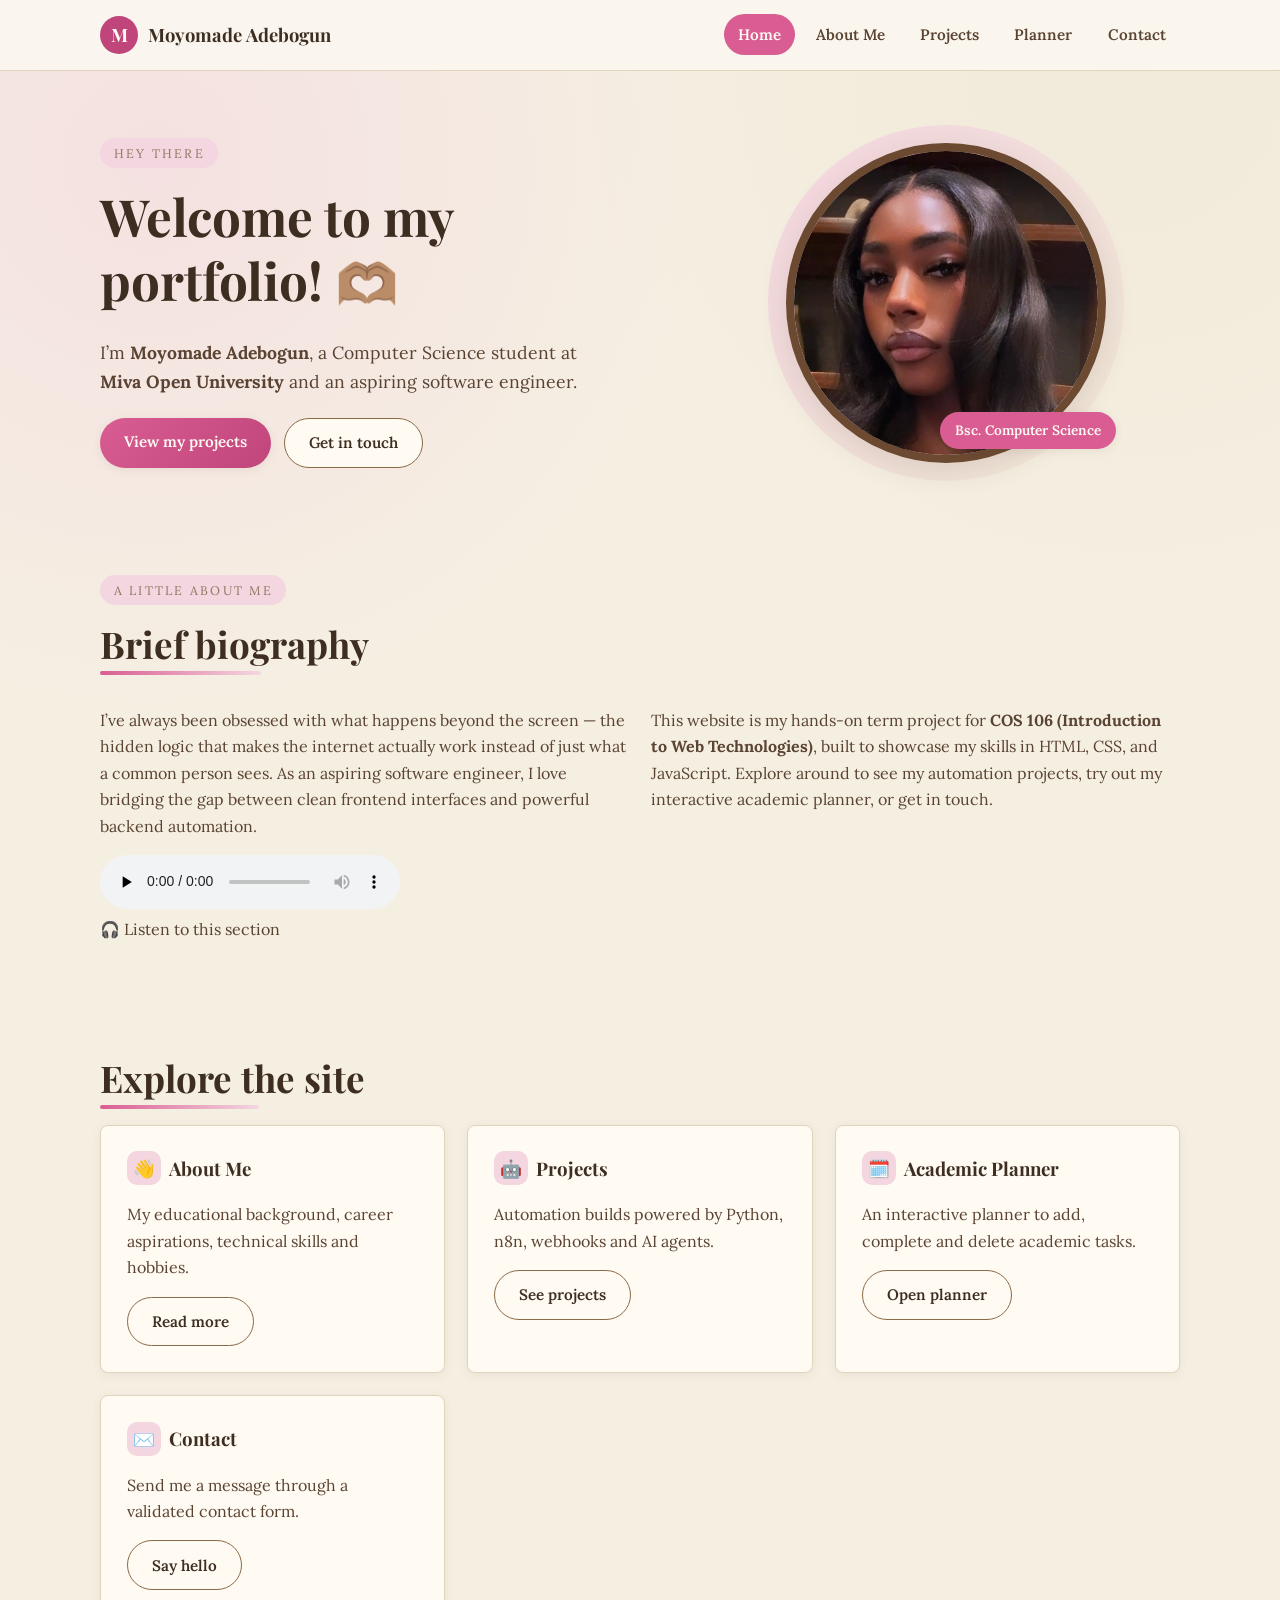
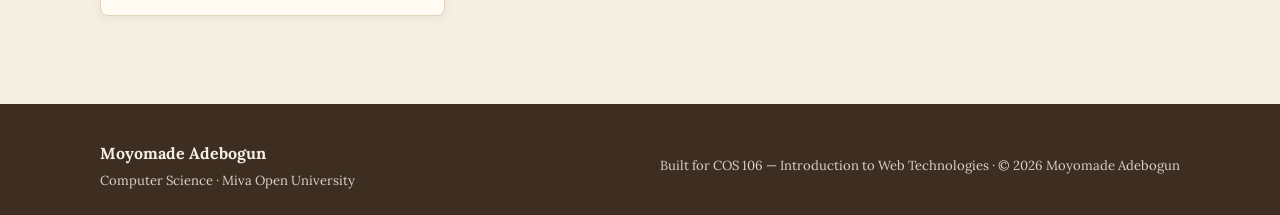
<file: index.html>
<!doctype html>
<html lang="en">
  <head>
    <meta charset="UTF-8" />
    <meta name="viewport" content="width=device-width, initial-scale=1.0" />
    <title>Moyomade Adebogun — Student Portfolio</title>
    <meta
      name="description"
      content="Academic portfolio of Moyomade Adebogun, a Computer Science student at Miva Open University and aspiring software engineer."
    />
    <link rel="icon" type="image/svg+xml" href="assets/favicon.svg" />
    <link rel="preconnect" href="https://fonts.googleapis.com" />
    <link rel="preconnect" href="https://fonts.gstatic.com" crossorigin />
    <link
      href="https://fonts.googleapis.com/css2?family=Lora:ital,wght@0,400;0,500;0,600;1,400&family=Playfair+Display:wght@600;700;800&display=swap"
      rel="stylesheet"
    />
    <link rel="stylesheet" href="css/style.css" />
  </head>
  <body data-page="home">
    <header class="site-header">
      <nav class="nav container" aria-label="Primary">
        <a class="brand" href="index.html">
          <span class="brand-mark">M</span>
          <span>Moyomade&nbsp;Adebogun</span>
        </a>
        <button
          class="nav-toggle"
          aria-label="Toggle navigation"
          aria-expanded="false"
          aria-controls="nav-links"
        >
          <span></span><span></span><span></span>
        </button>
        <ul class="nav-links" id="nav-links">
          <li><a href="index.html" data-nav="home">Home</a></li>
          <li><a href="about.html" data-nav="about">About&nbsp;Me</a></li>
          <li><a href="projects.html" data-nav="projects">Projects</a></li>
          <li><a href="planner.html" data-nav="planner">Planner</a></li>
          <li><a href="contact.html" data-nav="contact">Contact</a></li>
        </ul>
      </nav>
    </header>

    <main>
      <!-- Hero / welcome -->
      <section class="container">
        <div class="hero">
          <div class="hero-text">
            <span class="eyebrow">Hey there</span><br />
            <h1>Welcome to my portfolio! <span class="highlight">🫶🏽</span></h1>
            <p class="lead">
              I’m <strong>Moyomade Adebogun</strong>, a Computer Science student
              at <strong>Miva Open University</strong> and an aspiring software
              engineer.
            </p>
            <div class="hero-actions">
              <a class="btn btn-primary" href="projects.html"
                >View my projects</a
              >
              <a class="btn btn-ghost" href="contact.html">Get in touch</a>
            </div>
          </div>

          <figure class="hero-photo">
            <img
              src="assets/me.jpg"
              alt="Portrait photograph of Moyomade Adebogun"
            />
            <figcaption class="blob-tag">Bsc. Computer Science</figcaption>
          </figure>
        </div>
      </section>

      <!-- Brief biography -->
      <section class="section container reveal">
        <span class="eyebrow">A little about me</span><br />
        <h2 class="section-title">Brief biography</h2>

        <div class="split">
          <p>
            I’ve always been obsessed with what happens beyond the screen — the
            hidden logic that makes the internet actually work instead of just
            what a common person sees. As an aspiring software engineer, I love
            bridging the gap between clean frontend interfaces and powerful
            backend automation.
          </p>
          <p>
            This website is my hands-on term project for
            <strong>COS 106 (Introduction to Web Technologies)</strong>, built
            to showcase my skills in HTML, CSS, and JavaScript. Explore around
            to see my automation projects, try out my interactive academic
            planner, or get in touch.
          </p>
        </div>
        <div>
          <audio controls preload="none" src="assets/bg.mp3">
            Your browser does not support the audio element.
          </audio>
          <p style="margin: 0">🎧 Listen to this section</p>
        </div>
      </section>

      <!-- Quick navigation cards -->
      <section class="section container reveal">
        <h2 class="section-title">Explore the site</h2>
        <div class="card-grid">
          <article class="card">
            <h3>
              <span class="card-icon" aria-hidden="true">👋</span> About Me
            </h3>
            <p>
              My educational background, career aspirations, technical skills
              and hobbies.
            </p>
            <a class="btn btn-ghost" href="about.html">Read more</a>
          </article>
          <article class="card">
            <h3>
              <span class="card-icon" aria-hidden="true">🤖</span> Projects
            </h3>
            <p>
              Automation builds powered by Python, n8n, webhooks and AI agents.
            </p>
            <a class="btn btn-ghost" href="projects.html">See projects</a>
          </article>
          <article class="card">
            <h3>
              <span class="card-icon" aria-hidden="true">🗓️</span> Academic
              Planner
            </h3>
            <p>
              An interactive planner to add, complete and delete academic tasks.
            </p>
            <a class="btn btn-ghost" href="planner.html">Open planner</a>
          </article>
          <article class="card">
            <h3>
              <span class="card-icon" aria-hidden="true">✉️</span> Contact
            </h3>
            <p>Send me a message through a validated contact form.</p>
            <a class="btn btn-ghost" href="contact.html">Say hello</a>
          </article>
        </div>
      </section>
    </main>

    <footer class="site-footer">
      <div class="container">
        <div>
          <strong>Moyomade Adebogun</strong><br />
          <span class="footer-note"
            >Computer Science · Miva Open University</span
          >
        </div>
        <div class="footer-note">
          Built for COS 106 — Introduction to Web Technologies · &copy;
          <span id="year">2025</span> Moyomade Adebogun
        </div>
      </div>
    </footer>

    <script src="js/main.js"></script>
  </body>
</html>
</file>
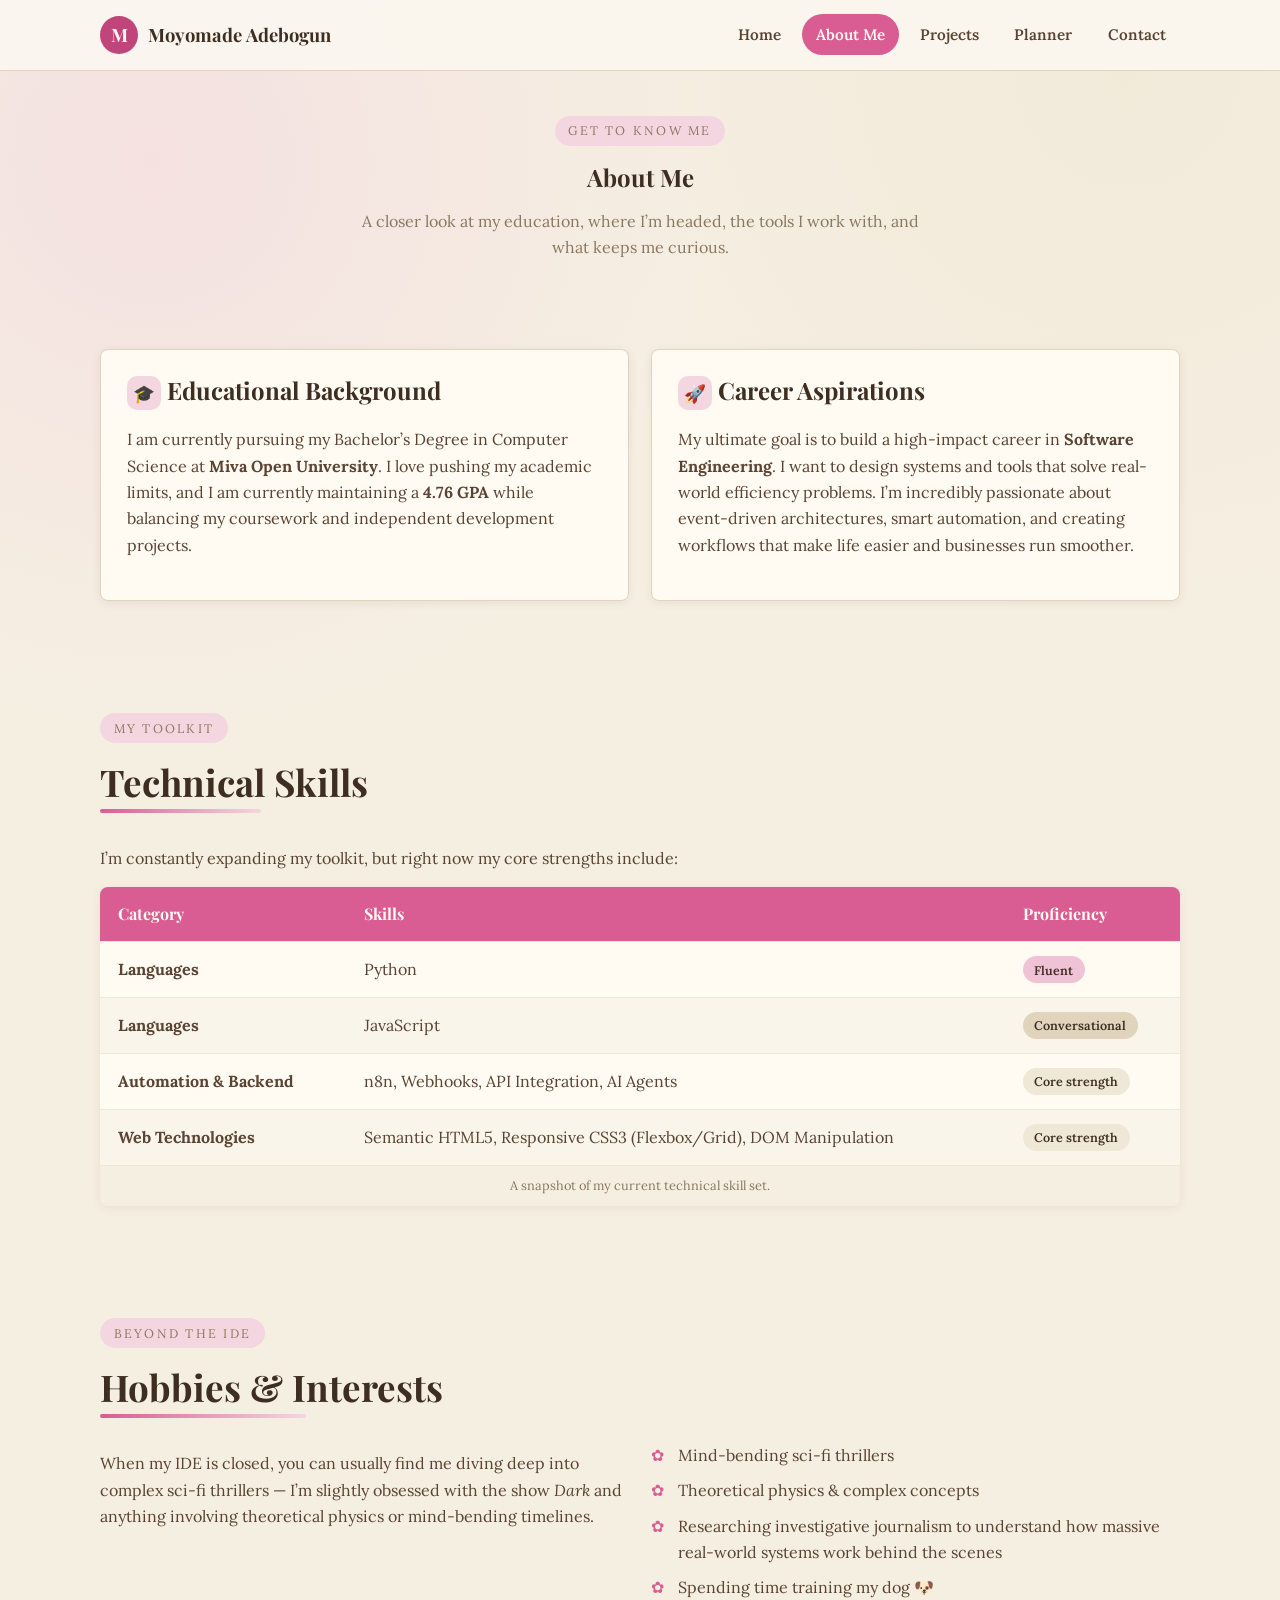
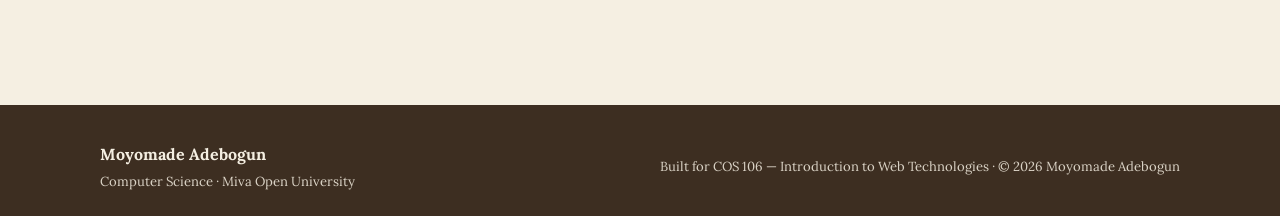
<file: about.html>
<!doctype html>
<html lang="en">
  <head>
    <meta charset="UTF-8" />
    <meta name="viewport" content="width=device-width, initial-scale=1.0" />
    <title>About Me — Moyomade Adebogun</title>
    <meta
      name="description"
      content="Educational background, career aspirations, technical skills and hobbies of Moyomade Adebogun."
    />
    <link rel="icon" type="image/svg+xml" href="assets/favicon.svg" />
    <link rel="preconnect" href="https://fonts.googleapis.com" />
    <link rel="preconnect" href="https://fonts.gstatic.com" crossorigin />
    <link
      href="https://fonts.googleapis.com/css2?family=Lora:ital,wght@0,400;0,500;0,600;1,400&family=Playfair+Display:wght@600;700;800&display=swap"
      rel="stylesheet"
    />
    <link rel="stylesheet" href="css/style.css" />
  </head>
  <body data-page="about">
    <header class="site-header">
      <nav class="nav container" aria-label="Primary">
        <a class="brand" href="index.html">
          <span class="brand-mark">M</span>
          <span>Moyomade&nbsp;Adebogun</span>
        </a>
        <button
          class="nav-toggle"
          aria-label="Toggle navigation"
          aria-expanded="false"
          aria-controls="nav-links"
        >
          <span></span><span></span><span></span>
        </button>
        <ul class="nav-links" id="nav-links">
          <li><a href="index.html" data-nav="home">Home</a></li>
          <li><a href="about.html" data-nav="about">About&nbsp;Me</a></li>
          <li><a href="projects.html" data-nav="projects">Projects</a></li>
          <li><a href="planner.html" data-nav="planner">Planner</a></li>
          <li><a href="contact.html" data-nav="contact">Contact</a></li>
        </ul>
      </nav>
    </header>

    <main>
      <section class="container page-hero">
        <span class="eyebrow">Get to know me</span><br />
        <h1>About Me</h1>
        <p>
          A closer look at my education, where I’m headed, the tools I work
          with, and what keeps me curious.
        </p>
      </section>

      <!-- Educational background & career aspirations -->
      <section class="section container reveal">
        <div class="split">
          <article class="card">
            <h2>
              <span class="card-icon" aria-hidden="true">🎓</span> Educational
              Background
            </h2>
            <p>
              I am currently pursuing my Bachelor’s Degree in Computer Science
              at
              <strong>Miva Open University</strong>. I love pushing my academic
              limits, and I am currently maintaining a
              <strong>4.76 GPA</strong> while balancing my coursework and
              independent development projects.
            </p>
          </article>
          <article class="card">
            <h2>
              <span class="card-icon" aria-hidden="true">🚀</span> Career
              Aspirations
            </h2>
            <p>
              My ultimate goal is to build a high-impact career in
              <strong>Software Engineering</strong>. I want to design systems
              and tools that solve real-world efficiency problems. I’m
              incredibly passionate about event-driven architectures, smart
              automation, and creating workflows that make life easier and
              businesses run smoother.
            </p>
          </article>
        </div>
      </section>

      <!-- Technical skills table -->
      <section class="section container reveal">
        <span class="eyebrow">My toolkit</span><br />
        <h2 class="section-title">Technical Skills</h2>
        <p>
          I’m constantly expanding my toolkit, but right now my core strengths
          include:
        </p>
        <div class="table-wrap">
          <table class="skills">
            <caption>
              A snapshot of my current technical skill set.
            </caption>
            <thead>
              <tr>
                <th scope="col">Category</th>
                <th scope="col">Skills</th>
                <th scope="col">Proficiency</th>
              </tr>
            </thead>
            <tbody>
              <tr>
                <th scope="row">Languages</th>
                <td>Python</td>
                <td><span class="badge fluent">Fluent</span></td>
              </tr>
              <tr>
                <th scope="row">Languages</th>
                <td>JavaScript</td>
                <td><span class="badge conv">Conversational</span></td>
              </tr>
              <tr>
                <th scope="row">Automation &amp; Backend</th>
                <td>n8n, Webhooks, API Integration, AI Agents</td>
                <td><span class="badge">Core strength</span></td>
              </tr>
              <tr>
                <th scope="row">Web Technologies</th>
                <td>
                  Semantic HTML5, Responsive CSS3 (Flexbox/Grid), DOM
                  Manipulation
                </td>
                <td><span class="badge">Core strength</span></td>
              </tr>
            </tbody>
          </table>
        </div>
      </section>

      <!-- Hobbies & interests -->
      <section class="section container reveal">
        <span class="eyebrow">Beyond the IDE</span><br />
        <h2 class="section-title">Hobbies &amp; Interests</h2>
        <div class="split">
          <p>
            When my IDE is closed, you can usually find me diving deep into
            complex sci-fi thrillers — I’m slightly obsessed with the show
            <em>Dark</em> and anything involving theoretical physics or
            mind-bending timelines.
          </p>
          <ul class="tick-list">
            <li>Mind-bending sci-fi thrillers</li>
            <li>Theoretical physics &amp; complex concepts</li>
            <li>
              Researching investigative journalism to understand how massive
              real-world systems work behind the scenes
            </li>
            <li>Spending time training my dog 🐶</li>
          </ul>
        </div>
      </section>
    </main>

    <footer class="site-footer">
      <div class="container">
        <div>
          <strong>Moyomade Adebogun</strong><br />
          <span class="footer-note"
            >Computer Science · Miva Open University</span
          >
        </div>
        <div class="footer-note">
          Built for COS 106 — Introduction to Web Technologies · &copy;
          <span id="year">2025</span> Moyomade Adebogun
        </div>
      </div>
    </footer>

    <script src="js/main.js"></script>
  </body>
</html>
</file>
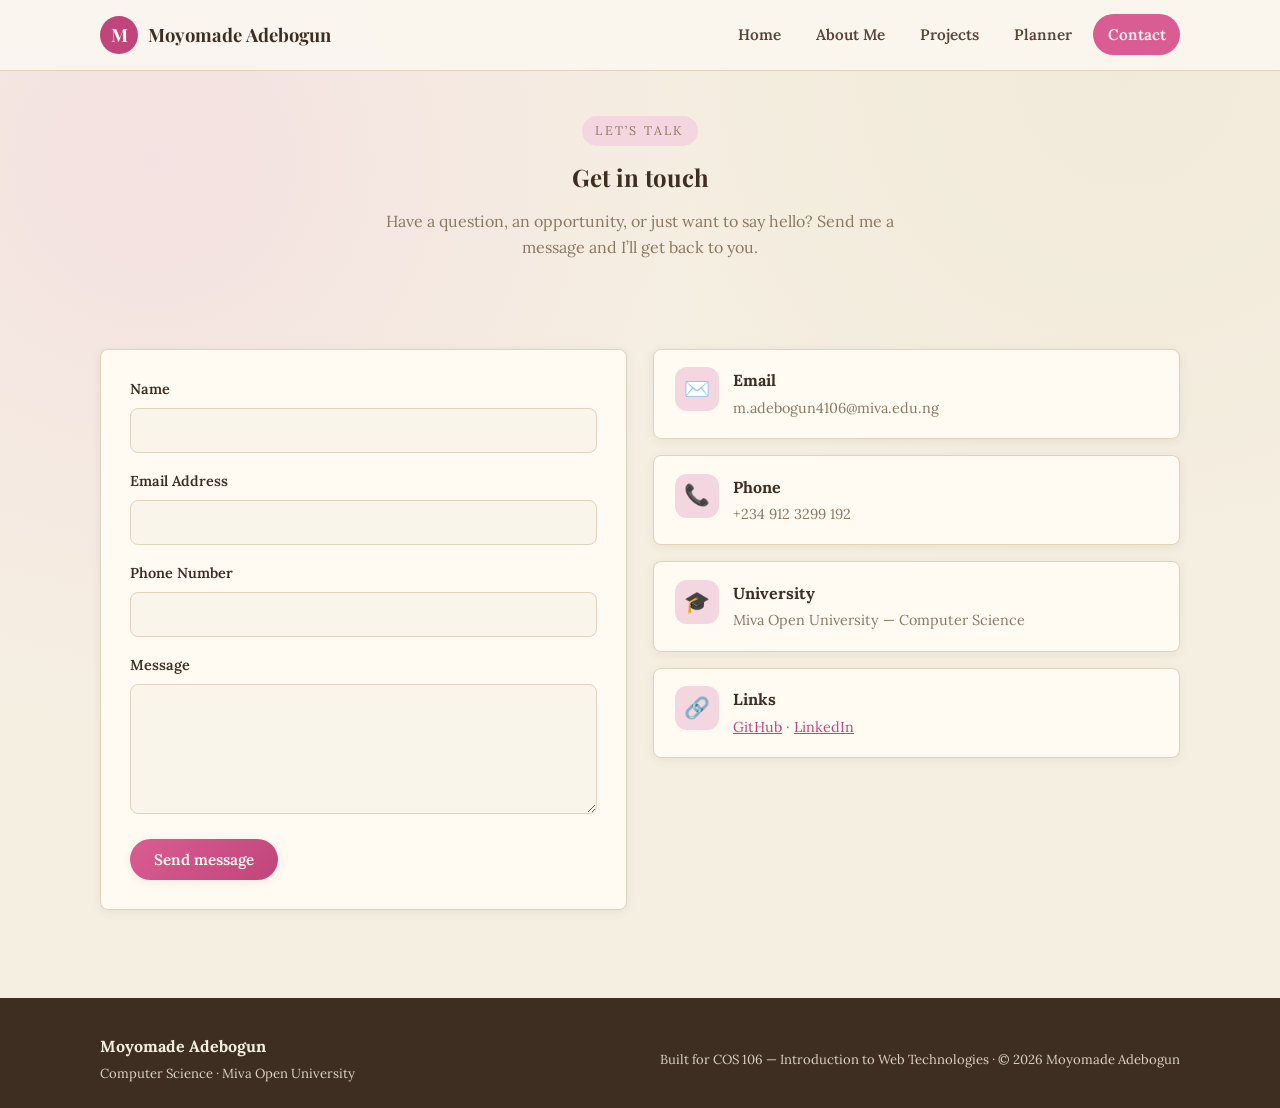
<file: contact.html>
<!doctype html>
<html lang="en">
  <head>
    <meta charset="UTF-8" />
    <meta name="viewport" content="width=device-width, initial-scale=1.0" />
    <title>Contact — Moyomade Adebogun</title>
    <meta
      name="description"
      content="Get in touch with Moyomade Adebogun through a validated contact form."
    />
    <link rel="icon" type="image/svg+xml" href="assets/favicon.svg" />
    <link rel="preconnect" href="https://fonts.googleapis.com" />
    <link rel="preconnect" href="https://fonts.gstatic.com" crossorigin />
    <link
      href="https://fonts.googleapis.com/css2?family=Lora:ital,wght@0,400;0,500;0,600;1,400&family=Playfair+Display:wght@600;700;800&display=swap"
      rel="stylesheet"
    />
    <link rel="stylesheet" href="css/style.css" />
  </head>
  <body data-page="contact">
    <header class="site-header">
      <nav class="nav container" aria-label="Primary">
        <a class="brand" href="index.html">
          <span class="brand-mark">M</span>
          <span>Moyomade&nbsp;Adebogun</span>
        </a>
        <button
          class="nav-toggle"
          aria-label="Toggle navigation"
          aria-expanded="false"
          aria-controls="nav-links"
        >
          <span></span><span></span><span></span>
        </button>
        <ul class="nav-links" id="nav-links">
          <li><a href="index.html" data-nav="home">Home</a></li>
          <li><a href="about.html" data-nav="about">About&nbsp;Me</a></li>
          <li><a href="projects.html" data-nav="projects">Projects</a></li>
          <li><a href="planner.html" data-nav="planner">Planner</a></li>
          <li><a href="contact.html" data-nav="contact">Contact</a></li>
        </ul>
      </nav>
    </header>

    <main>
      <section class="container page-hero">
        <span class="eyebrow">Let’s talk</span><br />
        <h1>Get in touch</h1>
        <p>
          Have a question, an opportunity, or just want to say hello? Send me a
          message and I’ll get back to you.
        </p>
      </section>

      <section class="section container">
        <div class="contact-grid">
          <!-- Contact form -->
          <div class="form-card">
            <form id="contact-form" novalidate>
              <div class="field">
                <label for="name">Name</label>
                <input type="text" id="name" name="name" autocomplete="name" />
                <p class="error-msg" id="error-name">Please enter your name.</p>
              </div>

              <div class="field">
                <label for="email">Email Address</label>
                <input
                  type="email"
                  id="email"
                  name="email"
                  autocomplete="email"
                />
                <p class="error-msg" id="error-email">
                  Please enter a valid email address.
                </p>
              </div>

              <div class="field">
                <label for="phone">Phone Number</label>
                <input
                  type="tel"
                  id="phone"
                  name="phone"
                  autocomplete="tel"
                  inputmode="numeric"
                />
                <p class="error-msg" id="error-phone">
                  Phone number must contain only digits.
                </p>
              </div>

              <div class="field">
                <label for="message">Message</label>
                <textarea id="message" name="message"></textarea>
                <p class="error-msg" id="error-message">
                  Please enter a message.
                </p>
              </div>

              <button type="submit" class="btn btn-primary">
                Send message
              </button>

              <p class="form-status success" id="form-status" role="status"></p>
            </form>
          </div>

          <!-- Contact details (placeholder values to be updated) -->
          <aside class="contact-info">
            <div class="info-item">
              <span class="info-icon" aria-hidden="true">✉️</span>
              <div>
                <strong>Email</strong><br />
                <span>m.adebogun4106@miva.edu.ng</span>
              </div>
            </div>
            <div class="info-item">
              <span class="info-icon" aria-hidden="true">📞</span>
              <div>
                <strong>Phone</strong><br />
                <span>+234 912 3299 192</span>
              </div>
            </div>
            <div class="info-item">
              <span class="info-icon" aria-hidden="true">🎓</span>
              <div>
                <strong>University</strong><br />
                <span>Miva Open University — Computer Science</span>
              </div>
            </div>
            <div class="info-item">
              <span class="info-icon" aria-hidden="true">🔗</span>
              <div>
                <strong>Links</strong><br />
                <span
                  ><a href="https://github.com/yomadeAW">GitHub</a> ·
                  <a href="https://linkedin.com/in/yomadebogun">LinkedIn</a>
                </span>
              </div>
            </div>
          </aside>
        </div>
      </section>
    </main>

    <footer class="site-footer">
      <div class="container">
        <div>
          <strong>Moyomade Adebogun</strong><br />
          <span class="footer-note"
            >Computer Science · Miva Open University</span
          >
        </div>
        <div class="footer-note">
          Built for COS 106 — Introduction to Web Technologies · &copy;
          <span id="year">2025</span> Moyomade Adebogun
        </div>
      </div>
    </footer>

    <script src="js/main.js"></script>
    <script src="js/contact.js"></script>
  </body>
</html>
</file>
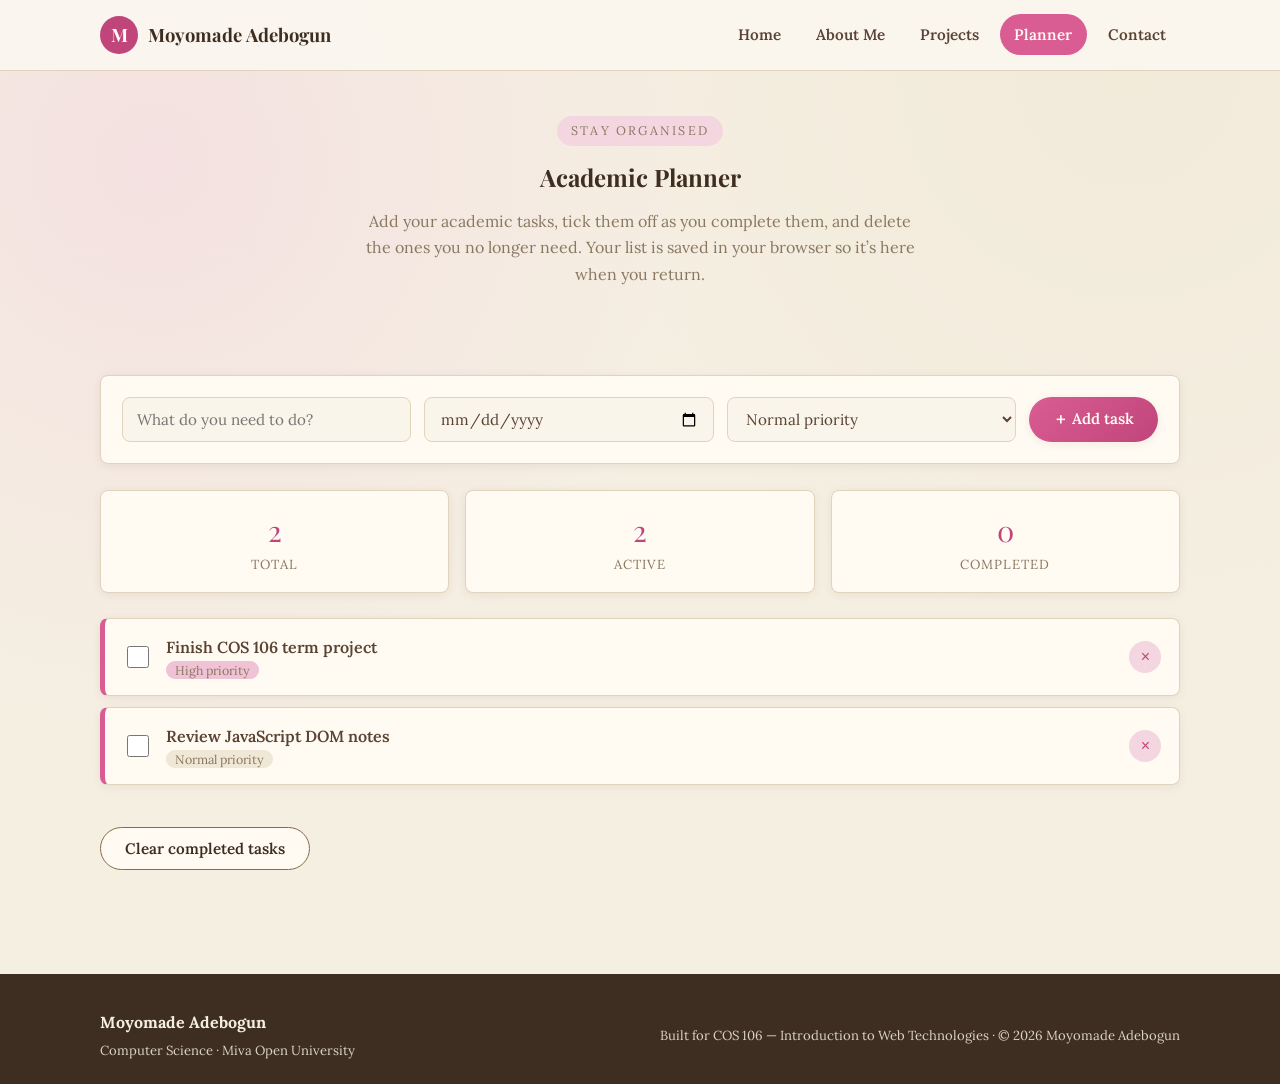
<file: planner.html>
<!DOCTYPE html>
<html lang="en">
<head>
  <meta charset="UTF-8" />
  <meta name="viewport" content="width=device-width, initial-scale=1.0" />
  <title>Academic Planner — Moyomade Adebogun</title>
  <meta name="description" content="An interactive academic planner to add, complete and delete tasks, built with JavaScript." />
  <link rel="icon" type="image/svg+xml" href="assets/favicon.svg" />
  <link rel="preconnect" href="https://fonts.googleapis.com" />
  <link rel="preconnect" href="https://fonts.gstatic.com" crossorigin />
  <link href="https://fonts.googleapis.com/css2?family=Lora:ital,wght@0,400;0,500;0,600;1,400&family=Playfair+Display:wght@600;700;800&display=swap" rel="stylesheet" />
  <link rel="stylesheet" href="css/style.css" />
</head>
<body data-page="planner">

  <header class="site-header">
    <nav class="nav container" aria-label="Primary">
      <a class="brand" href="index.html">
        <span class="brand-mark">M</span>
        <span>Moyomade&nbsp;Adebogun</span>
      </a>
      <button class="nav-toggle" aria-label="Toggle navigation" aria-expanded="false" aria-controls="nav-links">
        <span></span><span></span><span></span>
      </button>
      <ul class="nav-links" id="nav-links">
        <li><a href="index.html"   data-nav="home">Home</a></li>
        <li><a href="about.html"   data-nav="about">About&nbsp;Me</a></li>
        <li><a href="projects.html" data-nav="projects">Projects</a></li>
        <li><a href="planner.html" data-nav="planner">Planner</a></li>
        <li><a href="contact.html" data-nav="contact">Contact</a></li>
      </ul>
    </nav>
  </header>

  <main>
    <section class="container page-hero">
      <span class="eyebrow">Stay organised</span><br/>
      <h1>Academic Planner</h1>
      <p>
        Add your academic tasks, tick them off as you complete them, and delete the ones you
        no longer need. Your list is saved in your browser so it’s here when you return.
      </p>
    </section>

    <section class="section container">
      <div class="planner-wrap">

        <!-- Add task form -->
        <form class="planner-form" id="task-form" aria-label="Add a new task">
          <input type="text" id="task-title" placeholder="What do you need to do?"
                 aria-label="Task title" required />
          <input type="date" id="task-due" aria-label="Due date" />
          <select id="task-priority" aria-label="Priority">
            <option value="normal">Normal priority</option>
            <option value="high">High priority</option>
            <option value="low">Low priority</option>
          </select>
          <button type="submit" class="btn btn-primary">＋ Add task</button>
        </form>

        <!-- Stats (dynamic content updates) -->
        <div class="planner-stats" id="planner-stats">
          <div class="stat"><div class="num" id="stat-total">0</div><div class="label">Total</div></div>
          <div class="stat"><div class="num" id="stat-active">0</div><div class="label">Active</div></div>
          <div class="stat"><div class="num" id="stat-done">0</div><div class="label">Completed</div></div>
        </div>

        <!-- Task list -->
        <ul class="task-list" id="task-list" aria-live="polite"></ul>

        <div class="empty-state" id="empty-state">
          <p>🌸 No tasks yet — add your first academic task above to get started!</p>
        </div>

        <p>
          <button type="button" class="btn btn-ghost" id="clear-completed">Clear completed tasks</button>
        </p>
      </div>
    </section>
  </main>

  <footer class="site-footer">
    <div class="container">
      <div>
        <strong>Moyomade Adebogun</strong><br />
        <span class="footer-note">Computer Science · Miva Open University</span>
      </div>
      <div class="footer-note">
        Built for COS 106 — Introduction to Web Technologies ·
        &copy; <span id="year">2025</span> Moyomade Adebogun
      </div>
    </div>
  </footer>

  <script src="js/main.js"></script>
  <script src="js/planner.js"></script>
</body>
</html>
</file>
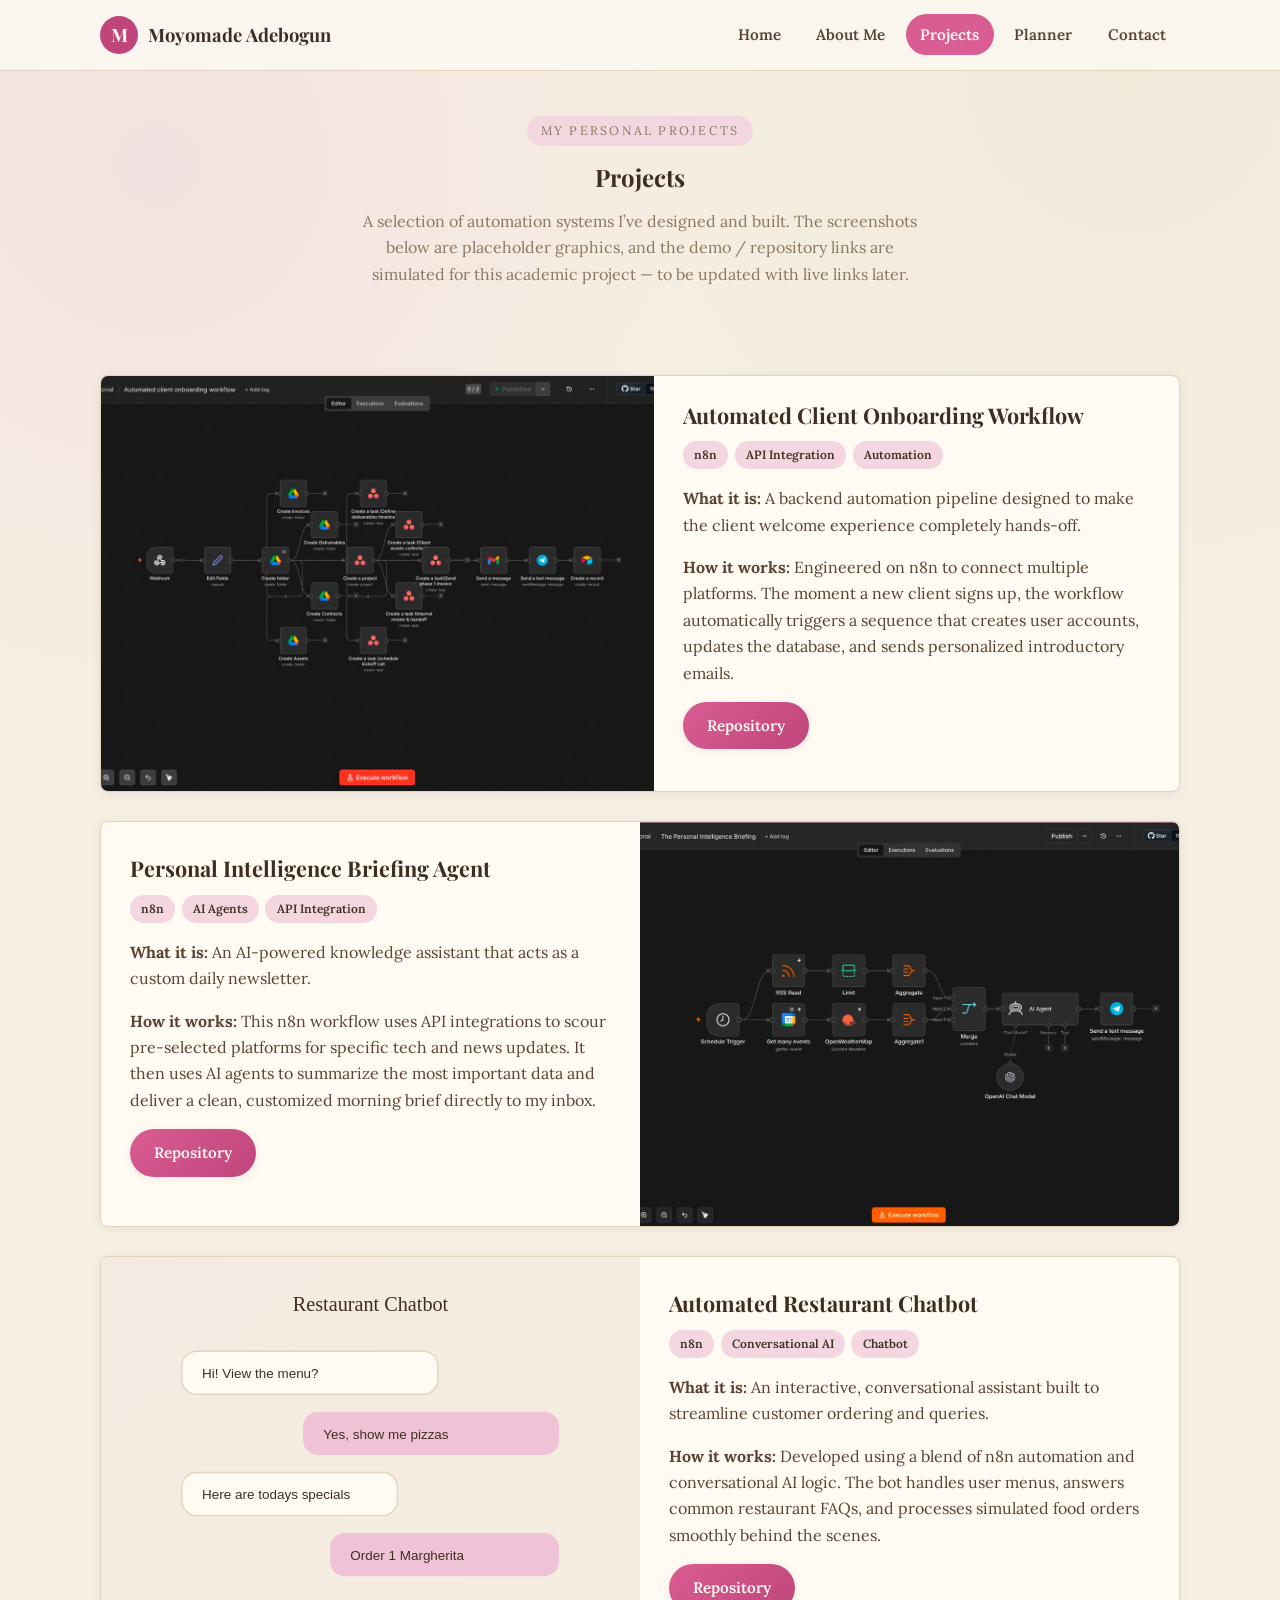
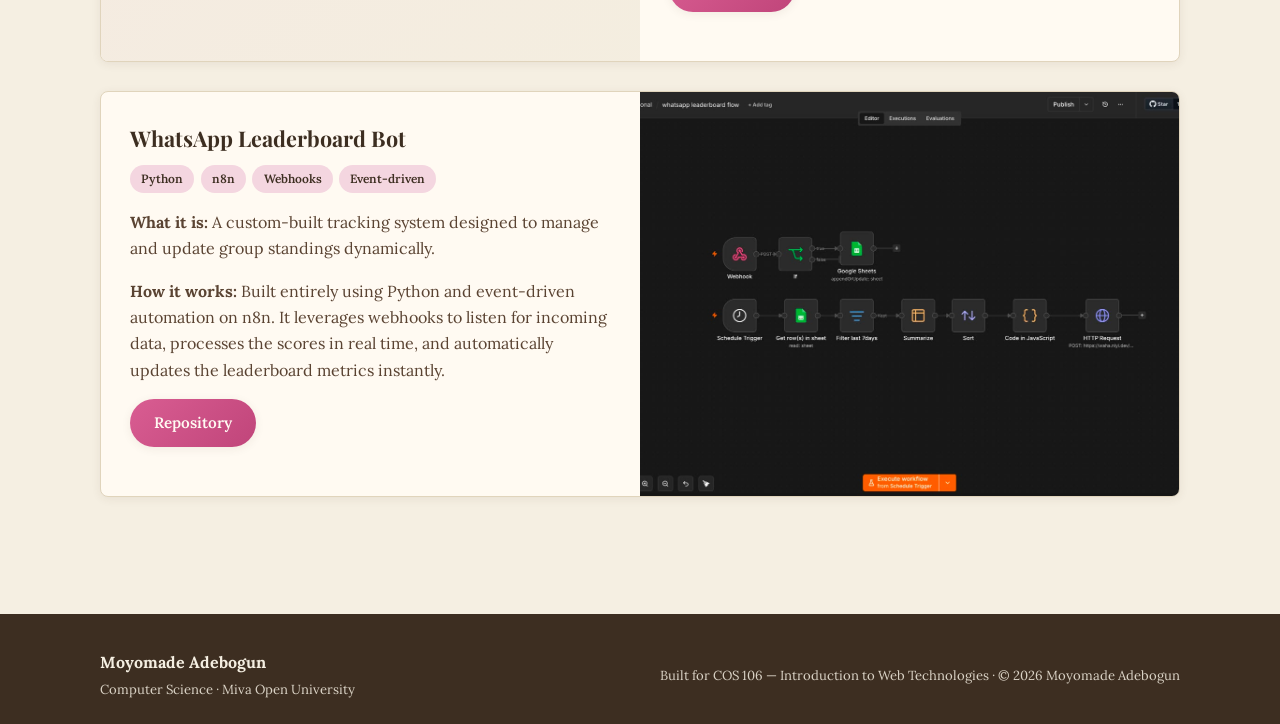
<file: projects.html>
<!doctype html>
<html lang="en">
  <head>
    <meta charset="UTF-8" />
    <meta name="viewport" content="width=device-width, initial-scale=1.0" />
    <title>Projects — Moyomade Adebogun</title>
    <meta
      name="description"
      content="Automation and software projects built by Moyomade Adebogun using Python, n8n, webhooks and AI agents."
    />
    <link rel="icon" type="image/svg+xml" href="assets/favicon.svg" />
    <link rel="preconnect" href="https://fonts.googleapis.com" />
    <link rel="preconnect" href="https://fonts.gstatic.com" crossorigin />
    <link
      href="https://fonts.googleapis.com/css2?family=Lora:ital,wght@0,400;0,500;0,600;1,400&family=Playfair+Display:wght@600;700;800&display=swap"
      rel="stylesheet"
    />
    <link rel="stylesheet" href="css/style.css" />
  </head>
  <body data-page="projects">
    <header class="site-header">
      <nav class="nav container" aria-label="Primary">
        <a class="brand" href="index.html">
          <span class="brand-mark">M</span>
          <span>Moyomade&nbsp;Adebogun</span>
        </a>
        <button
          class="nav-toggle"
          aria-label="Toggle navigation"
          aria-expanded="false"
          aria-controls="nav-links"
        >
          <span></span><span></span><span></span>
        </button>
        <ul class="nav-links" id="nav-links">
          <li><a href="index.html" data-nav="home">Home</a></li>
          <li><a href="about.html" data-nav="about">About&nbsp;Me</a></li>
          <li><a href="projects.html" data-nav="projects">Projects</a></li>
          <li><a href="planner.html" data-nav="planner">Planner</a></li>
          <li><a href="contact.html" data-nav="contact">Contact</a></li>
        </ul>
      </nav>
    </header>

    <main>
      <section class="container page-hero">
        <span class="eyebrow">My personal projects</span><br />
        <h1>Projects</h1>
        <p>
          A selection of automation systems I’ve designed and built. The
          screenshots below are placeholder graphics, and the demo / repository
          links are simulated for this academic project — to be updated with
          live links later.
        </p>
      </section>

      <section class="section container">
        <!-- Project 2 -->
        <article class="project reveal">
          <div class="project-media">
            <img
              src="assets/project-onboarding.jpg"
              alt="Placeholder diagram of the Automated Client Onboarding Workflow"
            />
          </div>
          <div class="project-body">
            <h3>Automated Client Onboarding Workflow</h3>
            <div class="tag-row">
              <span class="tag">n8n</span>
              <span class="tag">API Integration</span>
              <span class="tag">Automation</span>
            </div>
            <p>
              <strong>What it is:</strong> A backend automation pipeline
              designed to make the client welcome experience completely
              hands-off.
            </p>
            <p>
              <strong>How it works:</strong> Engineered on n8n to connect
              multiple platforms. The moment a new client signs up, the workflow
              automatically triggers a sequence that creates user accounts,
              updates the database, and sends personalized introductory emails.
            </p>
            <p>
              <a
                class="btn btn-primary"
                href="https://github.com/yomadeAW/n8n-projects"
                aria-label="View repository (simulated link, placeholder)"
                >Repository</a
              >
            </p>
          </div>
        </article>

        <!-- Project 4 -->
        <article class="project reveal">
          <div class="project-media">
            <img
              src="assets/project-briefing.jpg"
              alt="Placeholder screenshot of the Personal Intelligence Briefing Agent newsletter"
            />
          </div>
          <div class="project-body">
            <h3>Personal Intelligence Briefing Agent</h3>
            <div class="tag-row">
              <span class="tag">n8n</span>
              <span class="tag">AI Agents</span>
              <span class="tag">API Integration</span>
            </div>
            <p>
              <strong>What it is:</strong> An AI-powered knowledge assistant
              that acts as a custom daily newsletter.
            </p>
            <p>
              <strong>How it works:</strong> This n8n workflow uses API
              integrations to scour pre-selected platforms for specific tech and
              news updates. It then uses AI agents to summarize the most
              important data and deliver a clean, customized morning brief
              directly to my inbox.
            </p>
            <p>
              <a
                class="btn btn-primary"
                href="https://github.com/yomadeAW/n8n-projects"
                aria-label="View repository (simulated link, placeholder)"
                >Repository</a
              >
            </p>
          </div>
        </article>

        <!-- Project 3 -->
        <article class="project reveal">
          <div class="project-media">
            <img
              src="assets/project-chatbot.svg"
              alt="Placeholder screenshot of the Automated Restaurant Chatbot conversation"
            />
          </div>
          <div class="project-body">
            <h3>Automated Restaurant Chatbot</h3>
            <div class="tag-row">
              <span class="tag">n8n</span>
              <span class="tag">Conversational AI</span>
              <span class="tag">Chatbot</span>
            </div>
            <p>
              <strong>What it is:</strong> An interactive, conversational
              assistant built to streamline customer ordering and queries.
            </p>
            <p>
              <strong>How it works:</strong> Developed using a blend of n8n
              automation and conversational AI logic. The bot handles user
              menus, answers common restaurant FAQs, and processes simulated
              food orders smoothly behind the scenes.
            </p>
            <p>
              <a
                class="btn btn-primary"
                href="https://github.com/yomadeAW/n8n-projects"
                aria-label="View repository (simulated link, placeholder)"
                >Repository</a
              >
            </p>
          </div>
        </article>

        <!-- Project 1 -->
        <article class="project reveal">
          <div class="project-media">
            <img
              src="assets/project-leaderboard.jpg"
              alt="Placeholder screenshot of the WhatsApp Leaderboard Bot interface"
            />
          </div>
          <div class="project-body">
            <h3>WhatsApp Leaderboard Bot</h3>
            <div class="tag-row">
              <span class="tag">Python</span>
              <span class="tag">n8n</span>
              <span class="tag">Webhooks</span>
              <span class="tag">Event-driven</span>
            </div>
            <p>
              <strong>What it is:</strong> A custom-built tracking system
              designed to manage and update group standings dynamically.
            </p>
            <p>
              <strong>How it works:</strong> Built entirely using Python and
              event-driven automation on n8n. It leverages webhooks to listen
              for incoming data, processes the scores in real time, and
              automatically updates the leaderboard metrics instantly.
            </p>
            <p>
              <a
                class="btn btn-primary"
                href="https://github.com/yomadeAW/n8n-projects"
                aria-label="View repository (simulated link, placeholder)"
                >Repository</a
              >
            </p>
          </div>
        </article>
      </section>
    </main>

    <footer class="site-footer">
      <div class="container">
        <div>
          <strong>Moyomade Adebogun</strong><br />
          <span class="footer-note"
            >Computer Science · Miva Open University</span
          >
        </div>
        <div class="footer-note">
          Built for COS 106 — Introduction to Web Technologies · &copy;
          <span id="year">2025</span> Moyomade Adebogun
        </div>
      </div>
    </footer>

    <script src="js/main.js"></script>
  </body>
</html>
</file>
<file: css/style.css>
/* =========================================================
   Moyomade Adebogun — Student Portfolio
   COS 106 Term Project
   Theme: beige / light-brown pastel, formal but cute,
          with soft pink accents.
   ========================================================= */

/* ---------- Design tokens ---------- */
:root {
  /* Light beige / cream base */
  --bg: #f5efe2; /* warm light beige page */
  --bg-elev: #fffaf2; /* cream card surface */
  --bg-elev-2: #f0e8d6; /* raised / dropdown surface */
  --beige: #3d2e21; /* dark brown — main text */
  --beige-soft: #5a4332; /* medium brown — body text */
  --beige-dim: #8a7860; /* muted brown */
  --border: #e0d4bc; /* soft tan border */
  --brown: #6b4a31; /* accent brown */
  --brown-light: #8a6a48; /* hover brown */

  /* Pink accents (cute) — deepened for contrast on light */
  --pink: #d95d92; /* link / accent rose */
  --pink-soft: #f4d6e0; /* pale fill */
  --pink-strong: #c0457a; /* strongest accent */
  --pink-glow: rgba(217, 93, 146, 0.18);

  /* Functional */
  --success: #6b8f4e;
  --danger: #c0453e;
  --shadow: 0 8px 30px rgba(74, 51, 34, 0.12);
  --shadow-sm: 0 2px 10px rgba(74, 51, 34, 0.08);
  --radius: 8px;
  --radius-sm: 8px;

  /* Typography — Google Fonts */
  --font-head: "Playfair Display", "Georgia", "Times New Roman", serif;
  --font-body: "Lora", "Georgia", serif;

  /* ---- Backward-compatible aliases (mapped to the palette above) ---- */
  --white: var(--bg-elev);
  --beige-50: #faf5ea;
  --beige-100: var(--bg);
  --beige-200: var(--bg-elev-2);
  --beige-300: var(--border);
  --brown-400: var(--brown-light);
  --brown-500: var(--beige-dim);
  --brown-700: var(--beige);
  --ink: var(--beige-soft);
  --pink-200: var(--pink-soft);
  --pink-300: #f0c2d5;
  --pink-400: var(--pink);
  --pink-500: var(--pink-strong);
}

/* ---------- Reset ---------- */
*,
*::before,
*::after {
  box-sizing: border-box;
}

html {
  scroll-behavior: smooth;
}

body {
  margin: 0;
  font-family: var(--font-body);
  color: var(--ink);
  background: var(--bg);
  background-image:
    radial-gradient(
      circle at 12% 18%,
      rgba(244, 214, 224, 0.55),
      transparent 42%
    ),
    radial-gradient(circle at 88% 8%, rgba(240, 232, 214, 0.7), transparent 40%);
  background-attachment: fixed;
  line-height: 1.65;
}

h1,
h2,
h3,
h4 {
  font-family: var(--font-head);
  color: var(--brown-700);
  line-height: 1.25;
  margin: 0 0 0.5em;
}

a {
  color: var(--pink-500);
}

img {
  max-width: 100%;
  display: block;
}

/* ---------- Layout helpers ---------- */
.container {
  width: min(1080px, 92%);
  margin-inline: auto;
}

.section {
  padding: 3.5rem 0;
}

.section-title {
  position: relative;
  display: inline-block;
  font-size: clamp(1.6rem, 3.5vw, 2.3rem);
  margin-bottom: 1.5rem;
}
.section-title::after {
  content: "";
  position: absolute;
  left: 0;
  bottom: -8px;
  width: 60%;
  height: 4px;
  border-radius: 4px;
  background: linear-gradient(90deg, var(--pink), var(--pink-soft));
}

.eyebrow {
  display: inline-block;
  font-family: var(--font-body);
  font-size: 0.78rem;
  letter-spacing: 0.18em;
  text-transform: uppercase;
  color: var(--brown-500);
  background: var(--pink-200);
  padding: 0.3rem 0.85rem;
  border-radius: 999px;
  margin-bottom: 1rem;
}

/* ---------- Header / Navigation ---------- */
.site-header {
  position: sticky;
  top: 0;
  z-index: 50;
  background: rgba(251, 247, 240, 0.88);
  backdrop-filter: blur(8px);
  border-bottom: 1px solid var(--beige-300);
}

.nav {
  display: flex;
  align-items: center;
  justify-content: space-between;
  padding: 0.9rem 0;
}

.brand {
  display: flex;
  align-items: center;
  gap: 0.6rem;
  font-family: var(--font-head);
  font-weight: 700;
  font-size: 1.15rem;
  color: var(--brown-700);
  text-decoration: none;
}
.brand .brand-mark {
  width: 38px;
  height: 38px;
  border-radius: 50%;
  display: grid;
  place-items: center;
  background: var(--pink-strong);
  color: var(--white);
  font-weight: 700;
}

.nav-toggle {
  display: none;
  flex-direction: column;
  gap: 5px;
  background: none;
  border: 0;
  cursor: pointer;
  padding: 6px;
}
.nav-toggle span {
  width: 26px;
  height: 3px;
  border-radius: 3px;
  background: var(--brown-700);
  transition:
    transform 0.3s ease,
    opacity 0.3s ease;
}
.nav-toggle.open span:nth-child(1) {
  transform: translateY(8px) rotate(45deg);
}
.nav-toggle.open span:nth-child(2) {
  opacity: 0;
}
.nav-toggle.open span:nth-child(3) {
  transform: translateY(-8px) rotate(-45deg);
}

.nav-links {
  list-style: none;
  display: flex;
  gap: 0.4rem;
  margin: 0;
  padding: 0;
}
.nav-links a {
  display: block;
  text-decoration: none;
  color: var(--ink);
  font-weight: 600;
  font-size: 0.95rem;
  padding: 0.5rem 0.9rem;
  border-radius: 999px;
  transition:
    background 0.25s ease,
    color 0.25s ease;
}
.nav-links a:hover {
  background: var(--pink-200);
  color: var(--brown-700);
}
.nav-links a.active {
  background: var(--pink);
  color: var(--white);
}

/* ---------- Buttons ---------- */
.btn {
  display: inline-block;
  border: 0;
  cursor: pointer;
  font-family: var(--font-body);
  font-weight: 600;
  font-size: 0.95rem;
  text-decoration: none;
  padding: 0.7rem 1.5rem;
  border-radius: 999px;
  transition:
    transform 0.2s ease,
    box-shadow 0.2s ease,
    background 0.2s ease;
}
.btn-primary {
  background: linear-gradient(135deg, var(--pink), var(--pink-strong));
  color: var(--white);
  box-shadow: var(--shadow-sm);
}
.btn-primary:hover {
  transform: translateY(-2px);
  box-shadow: var(--shadow);
}
.btn-ghost {
  background: var(--white);
  color: var(--brown-700);
  border: 1.5px solid var(--brown-400);
}
.btn-ghost:hover {
  background: var(--beige-200);
  transform: translateY(-2px);
}

/* ---------- Hero (Home) ---------- */
.hero {
  display: grid;
  grid-template-columns: 1.1fr 0.9fr;
  gap: 2.5rem;
  align-items: center;
  padding: 3.5rem 0 2.5rem;
}
.hero-text h1 {
  font-size: clamp(2rem, 5vw, 3.2rem);
}
.hero-text .highlight {
  color: var(--pink-500);
}
.hero-text .lead {
  font-size: 1.1rem;
  max-width: 46ch;
}
.hero-actions {
  display: flex;
  flex-wrap: wrap;
  gap: 0.8rem;
  margin-top: 1.4rem;
}

.hero-photo {
  position: relative;
  justify-self: center;
}
.hero-photo img {
  width: clamp(220px, 30vw, 320px);
  aspect-ratio: 1;
  object-fit: cover;
  border-radius: 50%;
  border: 8px solid var(--brown);
  box-shadow: var(--shadow);
  position: relative;
  z-index: 2;
}
.hero-photo::before {
  content: "";
  position: absolute;
  inset: -18px;
  border-radius: 50%;
  background: linear-gradient(135deg, var(--pink-soft), var(--bg-elev-2));
  z-index: 1;
  animation: pulse 5s ease-in-out infinite;
}
.hero-photo .blob-tag {
  position: absolute;
  bottom: 14px;
  right: -10px;
  z-index: 3;
  background: var(--pink);
  border-radius: 999px;
  padding: 0.45rem 0.95rem;
  font-size: 0.85rem;
  font-weight: 600;
  color: var(--white);
  box-shadow: var(--shadow-sm);
}

@keyframes pulse {
  0%,
  100% {
    transform: scale(1);
  }
  50% {
    transform: scale(1.05);
  }
}

/* ---------- Audio player ---------- */
.audio-card {
  display: flex;
  align-items: center;
  gap: 1rem;
  flex-wrap: wrap;
  background: var(--white);
  border: 1px solid var(--beige-300);
  border-radius: var(--radius);
  padding: 1.1rem 1.4rem;
  box-shadow: var(--shadow-sm);
  margin-top: 1.6rem;
}
.audio-card p {
  margin: 0;
  font-size: 0.92rem;
  color: var(--brown-500);
}
.audio-card audio {
  height: 40px;
}

/* ---------- Cards / Grid ---------- */
.card-grid {
  display: grid;
  grid-template-columns: repeat(auto-fit, minmax(260px, 1fr));
  gap: 1.4rem;
}
.card {
  background: var(--white);
  border: 1px solid var(--beige-300);
  border-radius: var(--radius);
  padding: 1.6rem;
  box-shadow: var(--shadow-sm);
  transition:
    transform 0.25s ease,
    box-shadow 0.25s ease;
}
.card:hover {
  transform: translateY(-4px);
  box-shadow: var(--shadow);
}
.card h3 {
  display: flex;
  align-items: center;
  gap: 0.5rem;
}
.card .card-icon {
  display: inline-grid;
  place-items: center;
  width: 34px;
  height: 34px;
  border-radius: 10px;
  background: var(--pink-200);
  font-size: 1.1rem;
}

/* ---------- Two column generic ---------- */
.split {
  display: grid;
  grid-template-columns: repeat(auto-fit, minmax(280px, 1fr));
  gap: 1.4rem;
}

/* ---------- Lists ---------- */
.tick-list {
  list-style: none;
  padding: 0;
  margin: 0.5rem 0;
}
.tick-list li {
  position: relative;
  padding-left: 1.7rem;
  margin-bottom: 0.55rem;
}
.tick-list li::before {
  content: "✿";
  position: absolute;
  left: 0;
  color: var(--pink-400);
}

/* ---------- Skills table ---------- */
.table-wrap {
  overflow-x: auto;
  border-radius: var(--radius);
  box-shadow: var(--shadow-sm);
}
table.skills {
  width: 100%;
  border-collapse: collapse;
  background: var(--white);
  min-width: 480px;
}
table.skills caption {
  caption-side: bottom;
  font-size: 0.8rem;
  color: var(--brown-500);
  padding: 0.6rem;
}
table.skills th,
table.skills td {
  text-align: left;
  padding: 0.85rem 1.1rem;
  border-bottom: 1px solid var(--beige-200);
}
table.skills thead th {
  background: var(--pink);
  color: var(--white);
  font-family: var(--font-head);
}
table.skills tbody tr:nth-child(even) {
  background: var(--beige-50);
}
table.skills tbody tr:hover {
  background: var(--pink-200);
}
.badge {
  display: inline-block;
  font-size: 0.78rem;
  font-weight: 600;
  padding: 0.2rem 0.7rem;
  border-radius: 999px;
  background: var(--beige-200);
  color: var(--brown-700);
}
.badge.fluent {
  background: var(--pink-300);
  color: var(--brown-700);
}
.badge.conv {
  background: var(--beige-300);
}

/* ---------- Projects ---------- */
.project {
  display: grid;
  grid-template-columns: 1fr 1fr;
  align-items: center;
  background: var(--white);
  border: 1px solid var(--beige-300);
  border-radius: var(--radius);
  overflow: hidden;
  box-shadow: var(--shadow-sm);
  margin-bottom: 1.8rem;
  transition: box-shadow 0.25s ease;
}
.project:hover {
  box-shadow: var(--shadow);
}
.project:nth-child(even) .project-media {
  order: 2;
}
.project-media {
  aspect-ratio: 4 / 3;
  width: 100%;
  height: 100%;
}
.project-media img {
  width: 100%;
  height: 100%;
  object-fit: cover;
}
.project-body {
  padding: 1.6rem 1.8rem;
}
.project-body h3 {
  font-size: 1.35rem;
}
.project-body .tag-row {
  display: flex;
  flex-wrap: wrap;
  gap: 0.4rem;
  margin: 0.8rem 0;
}
.tag {
  font-size: 0.75rem;
  font-weight: 600;
  padding: 0.25rem 0.7rem;
  border-radius: 999px;
  background: var(--pink-200);
  color: var(--brown-700);
}

/* ---------- Planner ---------- */
.planner-wrap {
  display: grid;
  grid-template-columns: 1fr;
  gap: 1.6rem;
}
.planner-form {
  display: flex;
  flex-wrap: wrap;
  gap: 0.8rem;
  background: var(--white);
  border: 1px solid var(--beige-300);
  border-radius: var(--radius);
  padding: 1.3rem;
  box-shadow: var(--shadow-sm);
}
.planner-form input[type="text"],
.planner-form input[type="date"],
.planner-form select {
  flex: 1 1 160px;
  padding: 0.7rem 0.9rem;
  border: 1.5px solid var(--beige-300);
  border-radius: var(--radius-sm);
  font-family: inherit;
  font-size: 0.95rem;
  background: var(--beige-50);
  color: var(--ink);
}
.planner-form input:focus,
.planner-form select:focus {
  outline: none;
  border-color: var(--pink-400);
  box-shadow: 0 0 0 3px var(--pink-200);
}

.planner-stats {
  display: flex;
  flex-wrap: wrap;
  gap: 1rem;
}
.stat {
  flex: 1 1 140px;
  background: var(--white);
  border: 1px solid var(--beige-300);
  border-radius: var(--radius);
  padding: 1rem 1.2rem;
  box-shadow: var(--shadow-sm);
  text-align: center;
}
.stat .num {
  font-family: var(--font-head);
  font-size: 1.8rem;
  color: var(--pink-500);
}
.stat .label {
  font-size: 0.82rem;
  color: var(--brown-500);
  text-transform: uppercase;
  letter-spacing: 0.08em;
}

.task-list {
  list-style: none;
  padding: 0;
  margin: 0;
  display: grid;
  gap: 0.7rem;
}
.task-item {
  display: flex;
  align-items: center;
  gap: 0.9rem;
  background: var(--white);
  border: 1px solid var(--beige-300);
  border-left: 5px solid var(--pink-400);
  border-radius: var(--radius-sm);
  padding: 0.9rem 1.1rem;
  box-shadow: var(--shadow-sm);
  animation: slideIn 0.3s ease;
}
.task-item.done {
  border-left-color: var(--brown-400);
  opacity: 0.7;
}
.task-item.done .task-title {
  text-decoration: line-through;
  color: var(--brown-500);
}
.task-item .task-check {
  width: 22px;
  height: 22px;
  accent-color: var(--pink-500);
  cursor: pointer;
  flex: 0 0 auto;
}
.task-item .task-main {
  flex: 1;
}
.task-item .task-title {
  font-weight: 600;
}
.task-item .task-meta {
  font-size: 0.78rem;
  color: var(--brown-500);
}
.task-item .task-meta .pill {
  background: var(--beige-200);
  border-radius: 999px;
  padding: 0.05rem 0.55rem;
  margin-right: 0.3rem;
}
.task-item .pill.high {
  background: var(--pink-300);
}
.task-item .pill.low {
  background: var(--beige-300);
}
.task-del {
  border: 0;
  background: var(--pink-200);
  color: var(--pink-500);
  width: 32px;
  height: 32px;
  border-radius: 50%;
  cursor: pointer;
  font-size: 1rem;
  transition:
    background 0.2s ease,
    transform 0.2s ease;
}
.task-del:hover {
  background: var(--pink-400);
  color: var(--white);
  transform: rotate(90deg);
}

.empty-state {
  text-align: center;
  color: var(--brown-500);
  padding: 2rem 1rem;
  background: var(--white);
  border: 2px dashed var(--beige-300);
  border-radius: var(--radius);
}

@keyframes slideIn {
  from {
    opacity: 0;
    transform: translateY(-8px);
  }
  to {
    opacity: 1;
    transform: translateY(0);
  }
}

/* ---------- Contact form ---------- */
.contact-grid {
  display: grid;
  grid-template-columns: 1fr 1fr;
  gap: 1.6rem;
  align-items: start;
}
.form-card {
  background: var(--white);
  border: 1px solid var(--beige-300);
  border-radius: var(--radius);
  padding: 1.8rem;
  box-shadow: var(--shadow-sm);
}
.field {
  margin-bottom: 1.1rem;
}
.field label {
  display: block;
  font-weight: 600;
  font-size: 0.9rem;
  margin-bottom: 0.35rem;
  color: var(--brown-700);
}
.field input,
.field textarea {
  width: 100%;
  padding: 0.75rem 0.9rem;
  border: 1.5px solid var(--beige-300);
  border-radius: var(--radius-sm);
  font-family: inherit;
  font-size: 0.95rem;
  background: var(--beige-50);
  color: var(--ink);
}
.field textarea {
  resize: vertical;
  min-height: 130px;
}
.field input:focus,
.field textarea:focus {
  outline: none;
  border-color: var(--pink-400);
  box-shadow: 0 0 0 3px var(--pink-200);
}
.field input.invalid,
.field textarea.invalid {
  border-color: var(--danger);
  background: #fbf0ef;
}
.error-msg {
  display: none;
  color: var(--danger);
  font-size: 0.8rem;
  margin-top: 0.3rem;
}
.error-msg.show {
  display: block;
}

.form-status {
  margin-top: 1rem;
  padding: 0.9rem 1.1rem;
  border-radius: var(--radius-sm);
  font-weight: 600;
  display: none;
}
.form-status.show {
  display: block;
  animation: slideIn 0.3s ease;
}
.form-status.success {
  background: var(--pink-200);
  color: var(--brown-700);
}

.contact-info {
  display: grid;
  gap: 1rem;
}
.info-item {
  display: flex;
  gap: 0.9rem;
  align-items: flex-start;
  background: var(--white);
  border: 1px solid var(--beige-300);
  border-radius: var(--radius);
  padding: 1.1rem 1.3rem;
  box-shadow: var(--shadow-sm);
}
.info-item .info-icon {
  font-size: 1.3rem;
  background: var(--pink-200);
  width: 44px;
  height: 44px;
  border-radius: 12px;
  display: grid;
  place-items: center;
  flex: 0 0 auto;
}
.info-item strong {
  color: var(--brown-700);
}
.info-item span {
  font-size: 0.9rem;
  color: var(--brown-500);
}

/* ---------- Footer ---------- */
.site-footer {
  background: var(--brown-700);
  color: var(--beige-100);
  padding: 2.2rem 0 1.4rem;
  margin-top: 2rem;
}
.site-footer .container {
  display: flex;
  flex-wrap: wrap;
  gap: 1rem;
  justify-content: space-between;
  align-items: center;
}
.site-footer a {
  color: var(--pink-300);
  text-decoration: none;
}
.site-footer a:hover {
  text-decoration: underline;
}
.footer-note {
  font-size: 0.82rem;
  opacity: 0.85;
}

/* ---------- Page hero (sub pages) ---------- */
.page-hero {
  text-align: center;
  padding: 2.8rem 0 1rem;
}
.page-hero p {
  max-width: 56ch;
  margin-inline: auto;
  color: var(--brown-500);
}

/* ---------- Reveal animation ---------- */
.reveal {
  opacity: 0;
  transform: translateY(18px);
  transition:
    opacity 0.6s ease,
    transform 0.6s ease;
}
.reveal.visible {
  opacity: 1;
  transform: translateY(0);
}

/* ---------- Responsive ---------- */
@media (max-width: 860px) {
  .hero {
    grid-template-columns: 1fr;
    text-align: center;
  }
  .hero-photo {
    order: -1;
  }
  .hero-actions {
    justify-content: center;
  }
  .hero-text .lead {
    margin-inline: auto;
  }
  .contact-grid {
    grid-template-columns: 1fr;
  }
  .project,
  .project:nth-child(even) {
    grid-template-columns: 1fr;
  }
  .project:nth-child(even) .project-media {
    order: 0;
  }
  .project-media {
    aspect-ratio: 16 / 9;
  }
}

@media (max-width: 680px) {
  .nav-toggle {
    display: flex;
  }
  .nav-links {
    position: absolute;
    top: 100%;
    left: 0;
    right: 0;
    flex-direction: column;
    gap: 0.2rem;
    background: var(--beige-50);
    border-bottom: 1px solid var(--beige-300);
    padding: 0.8rem 5%;
    box-shadow: var(--shadow);
    transform: translateY(-12px);
    opacity: 0;
    pointer-events: none;
    transition:
      transform 0.25s ease,
      opacity 0.25s ease;
  }
  .nav-links.open {
    transform: translateY(0);
    opacity: 1;
    pointer-events: auto;
  }
  .nav-links a {
    padding: 0.7rem 0.9rem;
  }
}

@media (prefers-reduced-motion: reduce) {
  *,
  *::before,
  *::after {
    animation: none !important;
    transition: none !important;
  }
  html {
    scroll-behavior: auto;
  }
}
</file>
